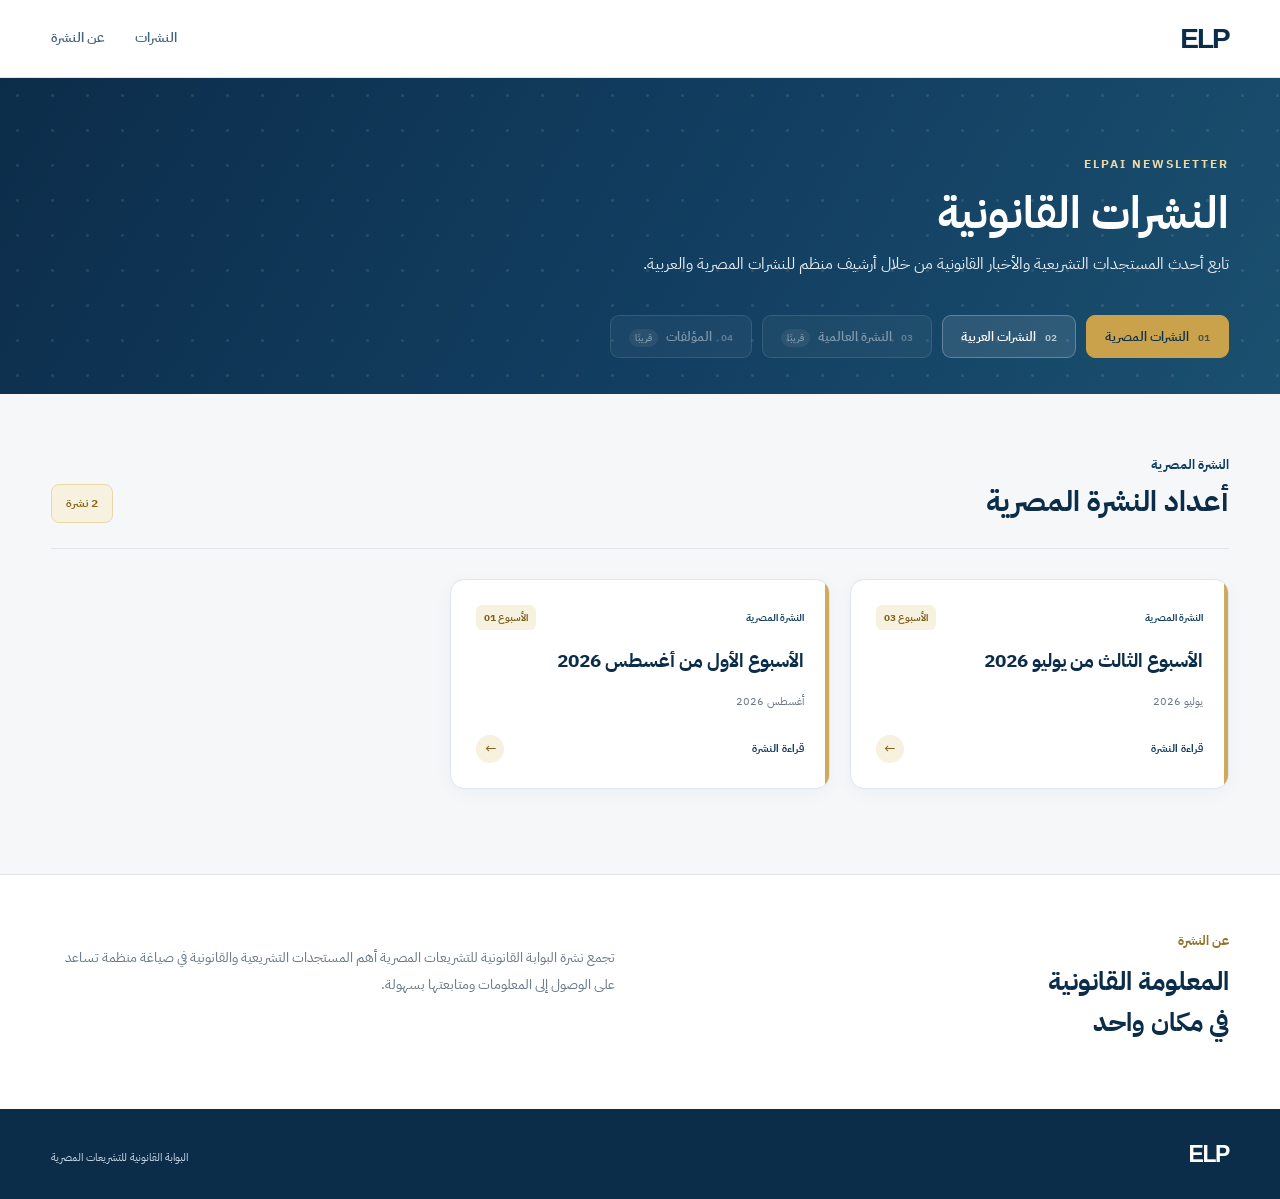
<file: index.html>
<!DOCTYPE html>
<html lang="ar" dir="rtl">

<head>
    <meta charset="UTF-8">
    <meta name="viewport" content="width=device-width, initial-scale=1.0">

    <title>النشرات القانونية | ELPAI</title>

    <link rel="preconnect" href="https://fonts.googleapis.com">
    <link rel="preconnect" href="https://fonts.gstatic.com" crossorigin>

    <link href="https://fonts.googleapis.com/css2?family=Cairo:wght@400;500;600;700;800&family=IBM+Plex+Sans+Arabic:wght@400;500;600;700&display=swap"
        rel="stylesheet">

    <link rel="stylesheet" href="style.css">
</head>

<body>

    <!-- ================= HEADER ================= -->

    <header class="site-header">

        <div class="header-container">

            <div class="brand">

                <div class="brand-logo">
                    ELP
                </div>

                <div class="brand-text">
                    <strong>البوابة القانونية للتشريعات المصرية</strong>
                    <span>النشرات القانونية</span>
                </div>

            </div>

            <nav class="navigation">
                <a href="#newsletters">النشرات</a>
                <a href="#about">عن النشرة</a>
            </nav>

        </div>

    </header>


    <!-- ================= HERO ================= -->

    <section class="hero">

        <div class="hero-background"></div>

        <div class="hero-container">

            <span class="hero-label">
                ELPAI NEWSLETTER
            </span>

            <h1>
                النشرات القانونية
            </h1>

            <p>
                تابع أحدث المستجدات التشريعية والأخبار القانونية
                من خلال أرشيف منظم للنشرات المصرية والعربية.
            </p>


            <!-- Newsletter Types -->

            <div class="newsletter-tabs">

                <button
                    class="newsletter-tab active"
                    data-type="egypt">

                    <span>01</span>
                    النشرات المصرية

                </button>


                <button
                    class="newsletter-tab"
                    data-type="arab">

                    <span>02</span>
                    النشرات العربية

                </button>


                <button class="newsletter-tab disabled">

                    <span>03</span>
                    النشرة العالمية

                    <small>قريبًا</small>

                </button>


                <button class="newsletter-tab disabled">

                    <span>04</span>
                    المؤلفات

                    <small>قريبًا</small>

                </button>

            </div>

        </div>

    </section>


    <!-- ================= NEWSLETTER ARCHIVE ================= -->

    <main
        class="newsletter-container"
        id="newsletters">

        <div class="archive-header">

            <div>

                <span class="issue-type" id="archiveType">
                    النشرة المصرية
                </span>

               <h2 id="archiveTitle">
    أعداد النشرة المصرية
</h2>
            </div>

            <span
                class="archive-count"
                id="archiveCount">
                0 نشرة
            </span>

        </div>


        <!-- هنا JavaScript هيحط كل الأسابيع والأعداد -->

        <div
            class="newsletter-archive"
            id="newsletterArchive">
        </div>

    </main>


    <!-- ================= ABOUT ================= -->

    <section
        class="about"
        id="about">

        <div class="about-container">

            <div>

                <span class="section-label">
                    عن النشرة
                </span>

                <h2>
                    المعلومة القانونية<br>
                    في مكان واحد
                </h2>

            </div>


            <p>
                تجمع نشرة البوابة القانونية للتشريعات المصرية
                أهم المستجدات التشريعية والقانونية في صياغة منظمة
                تساعد على الوصول إلى المعلومات ومتابعتها بسهولة.
            </p>

        </div>

    </section>


    <!-- ================= FOOTER ================= -->

    <footer>

        <div class="footer-container">

            <div class="footer-logo">
                ELP
            </div>

            <p>
                البوابة القانونية للتشريعات المصرية
            </p>

        </div>

    </footer>


    <script src="script.js"></script>

</body>

</html>
</file>
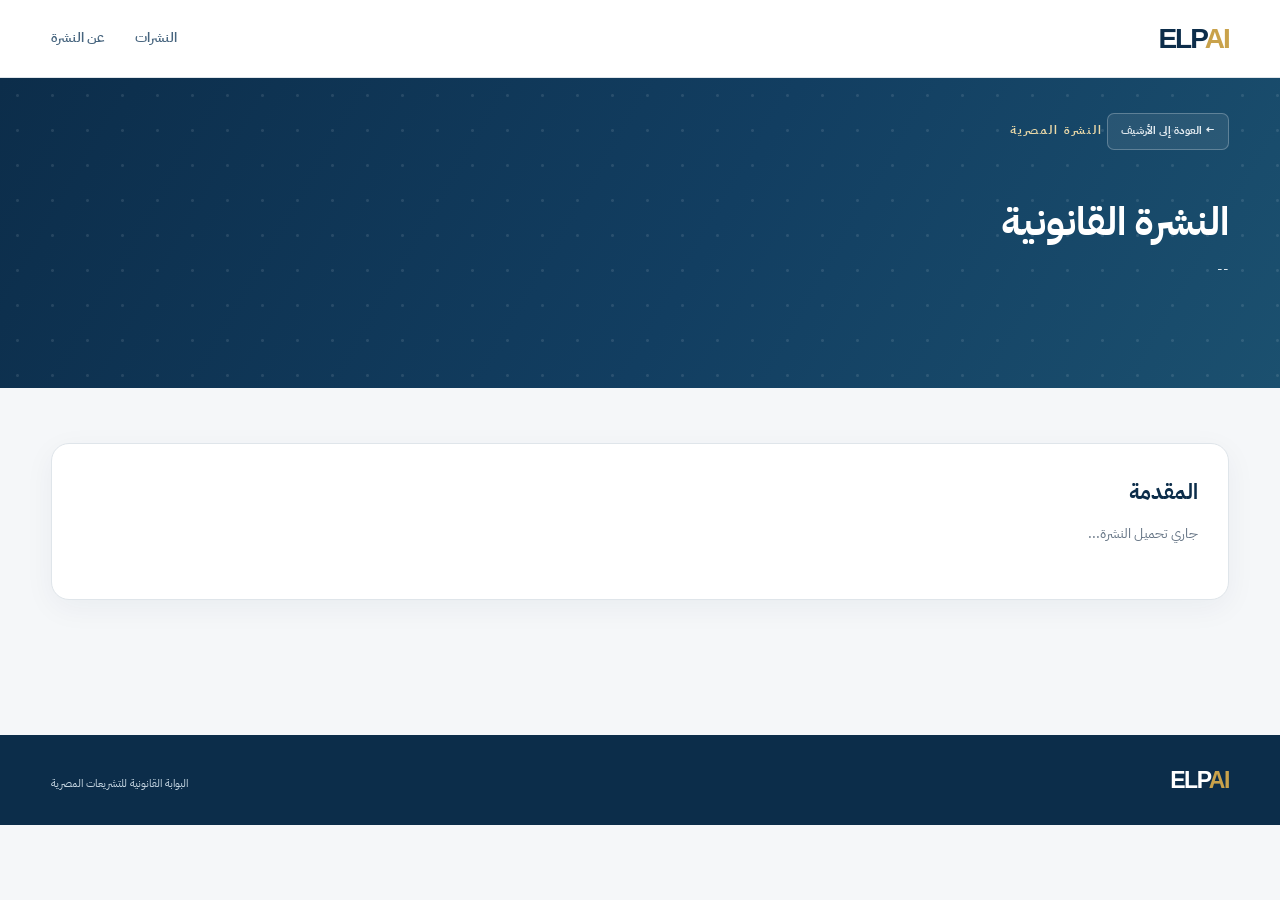
<file: newsletter.html>
<!DOCTYPE html>
<html lang="ar" dir="rtl">

<head>

    <meta charset="UTF-8">

    <meta
        name="viewport"
        content="width=device-width, initial-scale=1.0">

    <title>النشرة القانونية | ELP</title>

    <link rel="preconnect" href="https://fonts.googleapis.com">
    <link rel="preconnect" href="https://fonts.gstatic.com" crossorigin>

    <link
        href="https://fonts.googleapis.com/css2?family=Cairo:wght@400;500;600;700;800&family=IBM+Plex+Sans+Arabic:wght@400;500;600;700&display=swap"
        rel="stylesheet">

    <link rel="stylesheet" href="style.css">

</head>


<body>


<!-- =====================================================
     HEADER
===================================================== -->

<header class="site-header">

    <div class="header-container">

        <div class="brand">

            <div class="brand-logo">
                ELP<span>AI</span>
            </div>

            <div class="brand-text">

                <strong>
                    البوابة القانونية للتشريعات المصرية
                </strong>

                <span>
                    النشرات القانونية
                </span>

            </div>

        </div>


        <nav class="navigation">

            <a href="index.html">
                النشرات
            </a>

            <a href="index.html#about">
                عن النشرة
            </a>

        </nav>

    </div>

</header>



<!-- =====================================================
     NEWSLETTER HERO
===================================================== -->

<section class="newsletter-page-hero">

    <div class="hero-background"></div>

    <div class="hero-container">

        <a
            href="index.html"
            class="back-button">

            ← العودة إلى الأرشيف

        </a>


        <span
            class="hero-label"
            id="pageNewsletterType">

            النشرة المصرية

        </span>


        <h1 id="pageNewsletterTitle">

            النشرة القانونية

        </h1>


        <p id="pageNewsletterNumber">

            --

        </p>

    </div>

</section>



<!-- =====================================================
     NEWSLETTER CONTENT
===================================================== -->

<main class="newsletter-container">


    <!-- INTRO -->

    <section class="newsletter-intro">

        <h3>
            المقدمة
        </h3>


        <p id="newsletterIntro">
            جاري تحميل النشرة...
        </p>


        <div
            class="highlights"
            id="newsletterHighlights">
        </div>

    </section>



    <!-- ALL SECTIONS -->

    <div id="newsletterSections">
    </div>


</main>



<!-- =====================================================
     FOOTER
===================================================== -->

<footer>

    <div class="footer-container">

        <div class="footer-logo">
            ELP<span>AI</span>
        </div>

        <p>
            البوابة القانونية للتشريعات المصرية
        </p>

    </div>

</footer>



<script src="script.js"></script>

</body>

</html>
</file>
<file: style.css>
/* =========================================================
   ELPAI NEWSLETTER
   Archive + Newsletter Details
   ELP Legal Dictionary Style
========================================================= */


/* =========================================================
   VARIABLES
========================================================= */

:root {

    --navy: #0c2d4a;
    --navy-2: #123e61;

    --gold: #c9a24b;
    --gold-light: #ead9a8;

    --ink: #172330;
    --muted: #687787;

    --line: #dfe5ea;

    --bg: #f5f7f9;

    --white: #ffffff;

    --success: #1d7950;

    --shadow:
        0 14px 35px rgba(12,45,74,.10);

    --radius: 14px;
}


/* =========================================================
   RESET
========================================================= */

* {

    box-sizing: border-box;

    margin: 0;

    padding: 0;
}


html {

    scroll-behavior: smooth;
}


body {

    background: var(--bg);

    color: var(--ink);

    font-family:
        "IBM Plex Sans Arabic",
        "Cairo",
        sans-serif;

    line-height: 1.9;
}


/* =========================================================
   CONTAINER
========================================================= */

.header-container,
.hero-container,
.newsletter-container,
.about-container,
.footer-container {

    width: min(1180px, 92%);

    margin: auto;
}


/* =========================================================
   HEADER
========================================================= */

.site-header {

    height: 78px;

    background: var(--white);

    border-bottom:
        1px solid var(--line);

    position: sticky;

    top: 0;

    z-index: 100;
}


.header-container {

    height: 100%;

    display: flex;

    align-items: center;

    justify-content: space-between;
}


/* =========================================================
   ELP LOGO
========================================================= */

.brand {

    display: flex;

    align-items: center;

    gap: 0;
}


/*
   اللوجو ELP فقط
   بدون النص الإضافي
*/

.brand-logo {

    font-family:
        Arial,
        Helvetica,
        sans-serif;

    font-size: 28px;

    font-weight: 900;

    letter-spacing: -2px;

    line-height: 1;

    color: var(--navy);

    display: inline-block;
}


/* اللون الذهبي لحرف P */

.brand-logo span {

    color: var(--gold);
}


/*
   لو الـHTML فيه brand-text
   نخليه غير ظاهر بدون ما نغير HTML
*/

.brand-text {

    display: none;
}


/* =========================================================
   NAVIGATION
========================================================= */

.navigation {

    display: flex;

    gap: 30px;
}


.navigation a {

    text-decoration: none;

    color: #46647e;

    font-size: 14px;

    font-weight: 600;

    transition: .2s;
}


.navigation a:hover {

    color: var(--navy);
}


/* =========================================================
   HERO
========================================================= */

.hero,
.newsletter-page-hero {

    position: relative;

    overflow: hidden;

    background:
        linear-gradient(
            120deg,
            var(--navy),
            var(--navy-2) 55%,
            #1b506f
        );

    color: var(--white);
}


/* Background pattern */

.hero-background {

    position: absolute;

    inset: 0;

    opacity: .10;

    background-image:

        radial-gradient(
            circle,
            white 1px,
            transparent 2px
        );

    background-size: 35px 35px;
}


.hero-container {

    position: relative;

    padding:
        70px
        0
        36px;
}


.hero-label {

    color: var(--gold-light);

    font-size: 12px;

    letter-spacing: 2px;

    font-weight: 700;
}


.hero h1 {

    font-size: 44px;

    line-height: 1.25;

    margin-top: 8px;

    margin-bottom: 8px;

    font-weight: 800;
}


.hero p {

    max-width: 700px;

    color: #e5edf3;

    font-size: 16px;

    margin-bottom: 35px;
}


/* =========================================================
   NEWSLETTER TABS
========================================================= */

.newsletter-tabs {

    display: flex;

    flex-wrap: wrap;

    gap: 10px;
}


.newsletter-tab {

    border:
        1px solid rgba(255,255,255,.25);

    background:
        rgba(255,255,255,.10);

    color: white;

    padding: 11px 18px;

    border-radius: 9px;

    font-family: inherit;

    font-size: 13px;

    font-weight: 600;

    cursor: pointer;

    transition: .25s;
}


.newsletter-tab span {

    font-size: 10px;

    margin-left: 6px;

    opacity: .7;
}


.newsletter-tab:hover {

    background:
        rgba(255,255,255,.18);

    transform:
        translateY(-1px);
}


.newsletter-tab.active {

    background: var(--gold);

    color: var(--navy);

    border-color: var(--gold);
}


.newsletter-tab.disabled {

    opacity: .45;

    cursor: not-allowed;
}


.newsletter-tab small {

    font-size: 9px;

    margin-right: 5px;

    padding: 2px 6px;

    background:
        rgba(255,255,255,.15);

    border-radius: 20px;
}


/* =========================================================
   ARCHIVE
========================================================= */

.newsletter-container {

    padding:
        55px
        0
        85px;
}


/* =========================================================
   ARCHIVE HEADER
========================================================= */

.archive-header {

    display: flex;

    align-items: flex-end;

    justify-content: space-between;

    gap: 20px;

    padding-bottom: 25px;

    margin-bottom: 30px;

    border-bottom:
        1px solid var(--line);
}


.issue-type {

    color: var(--navy-2);

    font-size: 13px;

    font-weight: 800;
}


.archive-header h2 {

    color: var(--navy);

    font-size: 29px;

    line-height: 1.4;

    margin-top: 3px;
}


.archive-count {

    background: #f7f1df;

    color: #8a6a22;

    border:
        1px solid var(--gold-light);

    padding: 7px 14px;

    border-radius: 8px;

    font-size: 12px;

    font-weight: 700;
}


/* =========================================================
   NEWSLETTER ARCHIVE GRID
========================================================= */

.newsletter-archive {

    display: grid;

    grid-template-columns:
        repeat(3, 1fr);

    gap: 20px;
}


/* =========================================================
   ARCHIVE CARD
========================================================= */

.archive-card {

    position: relative;

    background: var(--white);

    border:
        1px solid var(--line);

    border-radius: var(--radius);

    padding: 25px;

    min-height: 205px;

    display: flex;

    flex-direction: column;

    justify-content: space-between;

    cursor: pointer;

    text-decoration: none;

    overflow: hidden;

    box-shadow:
        0 5px 20px
        rgba(12,45,74,.035);

    transition: .25s;
}


/* Gold accent */

.archive-card::before {

    content: "";

    position: absolute;

    right: 0;

    top: 0;

    bottom: 0;

    width: 4px;

    background: var(--gold);

    opacity: .9;
}


.archive-card:hover {

    transform:
        translateY(-5px);

    border-color:
        #cfd9e1;

    box-shadow:
        var(--shadow);
}


.archive-card-top {

    display: flex;

    align-items: center;

    justify-content: space-between;

    gap: 10px;

    margin-bottom: 15px;
}


.archive-card-type {

    color: var(--navy-2);

    font-size: 10px;

    font-weight: 800;
}


.archive-card-number {

    background: #f7f1df;

    color: #80621f;

    border-radius: 6px;

    padding: 3px 8px;

    font-size: 10px;

    font-weight: 700;
}


.archive-card h3 {

    color: var(--navy);

    font-size: 19px;

    line-height: 1.7;

    margin-bottom: 8px;
}


.archive-card-date {

    color: var(--muted);

    font-size: 11px;
}


.archive-card-bottom {

    display: flex;

    align-items: center;

    justify-content: space-between;

    gap: 10px;

    margin-top: 20px;
}


.archive-card-link {

    color: var(--navy-2);

    font-size: 11px;

    font-weight: 800;
}


.archive-card-arrow {

    width: 28px;

    height: 28px;

    border-radius: 50%;

    background: #f7f1df;

    color: #80621f;

    display: flex;

    align-items: center;

    justify-content: center;

    font-size: 14px;

    transition: .25s;
}


.archive-card:hover
.archive-card-arrow {

    transform:
        translateX(-3px);

    background:
        var(--gold-light);

    color: var(--navy);
}


/* =========================================================
   NO ARCHIVE RESULTS
========================================================= */

.archive-empty {

    grid-column: 1 / -1;

    background: white;

    border:
        1px dashed #cbd5dd;

    border-radius: 15px;

    padding: 50px 30px;

    text-align: center;

    color: var(--muted);
}


.archive-empty strong {

    display: block;

    color: var(--navy);

    font-size: 15px;

    margin-bottom: 4px;
}


.archive-empty span {

    font-size: 12px;
}


/* =========================================================
   NEWSLETTER DETAILS HERO
========================================================= */

.newsletter-page-hero {

    min-height: 310px;
}


.newsletter-page-hero
.hero-container {

    padding:
        35px
        0
        55px;
}


.newsletter-page-hero h1 {

    font-size: 39px;

    line-height: 1.4;

    margin-top: 10px;

    margin-bottom: 8px;

    font-weight: 800;
}


.newsletter-page-hero p {

    color: #dce7ee;

    font-size: 14px;
}


/* =========================================================
   BACK BUTTON
========================================================= */

.back-button {

    display: inline-flex;

    align-items: center;

    gap: 7px;

    color: #e5edf2;

    border:
        1px solid rgba(255,255,255,.25);

    background:
        rgba(255,255,255,.08);

    padding: 7px 13px;

    border-radius: 7px;

    text-decoration: none;

    font-size: 11px;

    font-weight: 700;

    margin-bottom: 35px;

    transition: .2s;
}


.back-button:hover {

    background:
        rgba(255,255,255,.18);

    border-color:
        rgba(201,162,75,.7);
}


/* =========================================================
   INTRO
========================================================= */

.newsletter-intro {

    background: white;

    border:
        1px solid var(--line);

    border-radius: 18px;

    padding: 29px 30px;

    box-shadow:
        0 8px 30px
        rgba(12,45,74,.05);

    margin-bottom: 50px;
}


.newsletter-intro h3 {

    color: var(--navy);

    font-size: 21px;

    margin-bottom: 8px;
}


.newsletter-intro > p {

    color: var(--muted);

    font-size: 14px;

    max-width: 950px;
}


/* =========================================================
   HIGHLIGHTS
========================================================= */

.highlights {

    display: grid;

    grid-template-columns:
        repeat(4, 1fr);

    gap: 10px;

    margin-top: 23px;
}


.highlight {

    background: #f4f7f9;

    border-right:
        3px solid
        var(--gold);

    border-radius: 9px;

    padding: 13px 14px;

    color: #2b4052;

    font-size: 12px;

    line-height: 1.7;
}


.highlight-number {

    color: #94742b;

    font-weight: 800;

    margin-left: 4px;
}


/* =========================================================
   SECTION
========================================================= */

.news-section {

    margin-top: 55px;
}


.section-heading {

    display: flex;

    align-items: center;

    gap: 12px;

    margin-bottom: 20px;
}


.section-line {

    width: 35px;

    height: 2px;

    background: var(--gold);
}


.section-heading h3 {

    color: var(--navy);

    font-size: 24px;
}


/* =========================================================
   FEATURED NEWS
========================================================= */

.featured-news {

    position: relative;

    background: white;

    border:
        1px solid var(--line);

    border-radius: 18px;

    padding: 28px 31px;

    overflow: hidden;

    box-shadow:
        0 8px 28px
        rgba(12,45,74,.05);

    transition: .25s;
}


.featured-news::before {

    content: "";

    position: absolute;

    right: 0;

    top: 0;

    bottom: 0;

    width: 5px;

    background: var(--gold);
}


.featured-news:hover {

    transform:
        translateY(-2px);

    box-shadow:
        var(--shadow);
}


/* =========================================================
   NEWS CARD
========================================================= */

.news-grid {

    display: grid;

    grid-template-columns:
        repeat(2, 1fr);

    gap: 18px;

    margin-top: 18px;
}


.news-card {

    background: white;

    border:
        1px solid var(--line);

    border-radius: 15px;

    padding: 23px;

    transition: .25s;

    box-shadow:
        0 5px 20px
        rgba(12,45,74,.035);
}


.news-card:hover {

    transform:
        translateY(-3px);

    box-shadow:
        0 12px 30px
        rgba(12,45,74,.08);
}


/* =========================================================
   META
========================================================= */

.news-meta {

    display: flex;

    align-items: center;

    gap: 7px;

    color: #8a6b27;

    font-size: 10px;

    font-weight: 700;

    margin-bottom: 8px;
}


.news-dot {

    width: 6px;

    height: 6px;

    background: var(--gold);

    border-radius: 50%;
}


/* =========================================================
   TITLE
========================================================= */

.news-card h4,
.featured-news h4 {

    color: var(--navy);

    font-size: 18px;

    line-height: 1.7;

    margin-bottom: 10px;
}


.featured-news h4 {

    font-size: 23px;
}


/* =========================================================
   TEXT
========================================================= */

.news-card p,
.featured-news p {

    color: var(--muted);

    font-size: 13px;

    line-height: 2;

    display: -webkit-box;

    -webkit-box-orient: vertical;

    overflow: hidden;

    -webkit-line-clamp: 4;
}


.featured-news p {

    -webkit-line-clamp: 5;
}


/* =========================================================
   SHARE
========================================================= */

.news-actions {

    margin-top: 17px;
}


.share-button {

    border: none;

    background: #f7f1df;

    color: #80621f;

    border-radius: 7px;

    padding: 6px 13px;

    font-family: inherit;

    font-size: 11px;

    font-weight: 700;

    cursor: pointer;

    transition: .2s;
}


.share-button:hover {

    background: var(--gold-light);

    color: var(--navy);
}


/* =========================================================
   COUNTRY
========================================================= */

.country-heading {

    display: flex;

    align-items: center;

    gap: 10px;

    margin:
        25px
        0
        15px;
}


.country-icon {

    width: 35px;

    height: 35px;

    border-radius: 50%;

    background: #eef2f5;

    color: var(--navy);

    border:
        1px solid #d8e0e6;

    display: flex;

    align-items: center;

    justify-content: center;

    font-size: 11px;

    font-weight: 800;
}


.country-heading h4 {

    color: #34536d;

    font-size: 18px;
}


/* =========================================================
   EMPTY STATE
========================================================= */

.empty-state {

    background: white;

    border:
        1px dashed #cbd5dd;

    border-radius: 15px;

    padding: 40px;

    text-align: center;

    color: var(--muted);
}


.empty-icon {

    width: 46px;

    height: 46px;

    margin:
        auto
        auto
        12px;

    border-radius: 50%;

    background: #eef2f5;

    display: flex;

    align-items: center;

    justify-content: center;

    color: #7890a1;

    font-size: 18px;
}


.empty-state strong {

    display: block;

    color: var(--navy);

    font-size: 14px;

    margin-bottom: 3px;
}


.empty-state span {

    font-size: 12px;
}


/* =========================================================
   ABOUT
========================================================= */

.about {

    background: white;

    border-top:
        1px solid var(--line);
}


.about-container {

    padding:
        50px
        0
        65px;

    display: grid;

    grid-template-columns:
        1fr
        1fr;

    gap: 50px;
}


.section-label {

    color: #94742b;

    font-size: 13px;

    font-weight: 800;
}


.about h2 {

    color: var(--navy);

    font-size: 26px;

    line-height: 1.6;

    margin-top: 5px;
}


.about p {

    color: var(--muted);

    font-size: 14px;

    margin-top: 20px;
}


/* =========================================================
   FOOTER
========================================================= */

footer {

    background: var(--navy);

    color: #c7d7e3;

    position: relative;
}


.footer-container {

    min-height: 90px;

    display: flex;

    align-items: center;

    justify-content: space-between;

    gap: 30px;

    padding:
        12px
        0;
}


/* =========================================================
   FOOTER LOGO
========================================================= */

.footer-logo {

    font-family:
        Arial,
        Helvetica,
        sans-serif;

    font-size: 23px;

    font-weight: 900;

    letter-spacing: -1.5px;

    color: white;

    line-height: 1;
}


.footer-logo span {

    color: var(--gold);
}


/* =========================================================
   FOOTER TEXT
========================================================= */

.footer-container p {

    font-size: 11px;

    line-height: 1.8;

    margin-top: 7px;

    max-width: 700px;

    color: #c7d7e3;
}


/* =========================================================
   RESPONSIVE
========================================================= */

@media(max-width: 1000px) {

    .newsletter-archive {

        grid-template-columns:
            repeat(2, 1fr);
    }

}


@media(max-width: 900px) {

    .highlights {

        grid-template-columns:
            repeat(2, 1fr);
    }


    .news-grid {

        grid-template-columns: 1fr;
    }


    .about-container {

        grid-template-columns: 1fr;
    }

}


@media(max-width: 600px) {

    .site-header {

        height: auto;
    }


    .header-container {

        padding:
            13px
            0;
    }


    .brand-logo {

        font-size: 25px;
    }


    .navigation {

        display: none;
    }


    .hero-container {

        padding:
            45px
            0
            28px;
    }


    .hero h1 {

        font-size: 34px;
    }


    .hero p {

        font-size: 14px;
    }


    .newsletter-tabs {

        display: grid;

        grid-template-columns:
            1fr
            1fr;
    }


    .newsletter-tab {

        font-size: 11px;

        padding: 10px;
    }


    .archive-header {

        flex-direction: column;

        align-items: flex-start;
    }


    .archive-header h2 {

        font-size: 23px;
    }


    .newsletter-archive {

        grid-template-columns: 1fr;
    }


    .archive-card {

        min-height: 185px;
    }


    .newsletter-page-hero {

        min-height: 270px;
    }


    .newsletter-page-hero h1 {

        font-size: 29px;
    }


    .newsletter-intro {

        padding: 22px;
    }


    .highlights {

        grid-template-columns: 1fr;
    }


    .featured-news {

        padding: 22px;
    }


    .featured-news h4 {

        font-size: 19px;
    }


    .news-card {

        padding: 20px;
    }


    .section-heading h3 {

        font-size: 20px;
    }


    /* FOOTER */

    .footer-container {

        flex-direction: column;

        justify-content: center;

        align-items: center;

        text-align: center;

        gap: 8px;

        padding:
            18px
            0;
    }


    .footer-container p {

        margin-top: 4px;

        max-width: 95%;
    }

}
</file>
